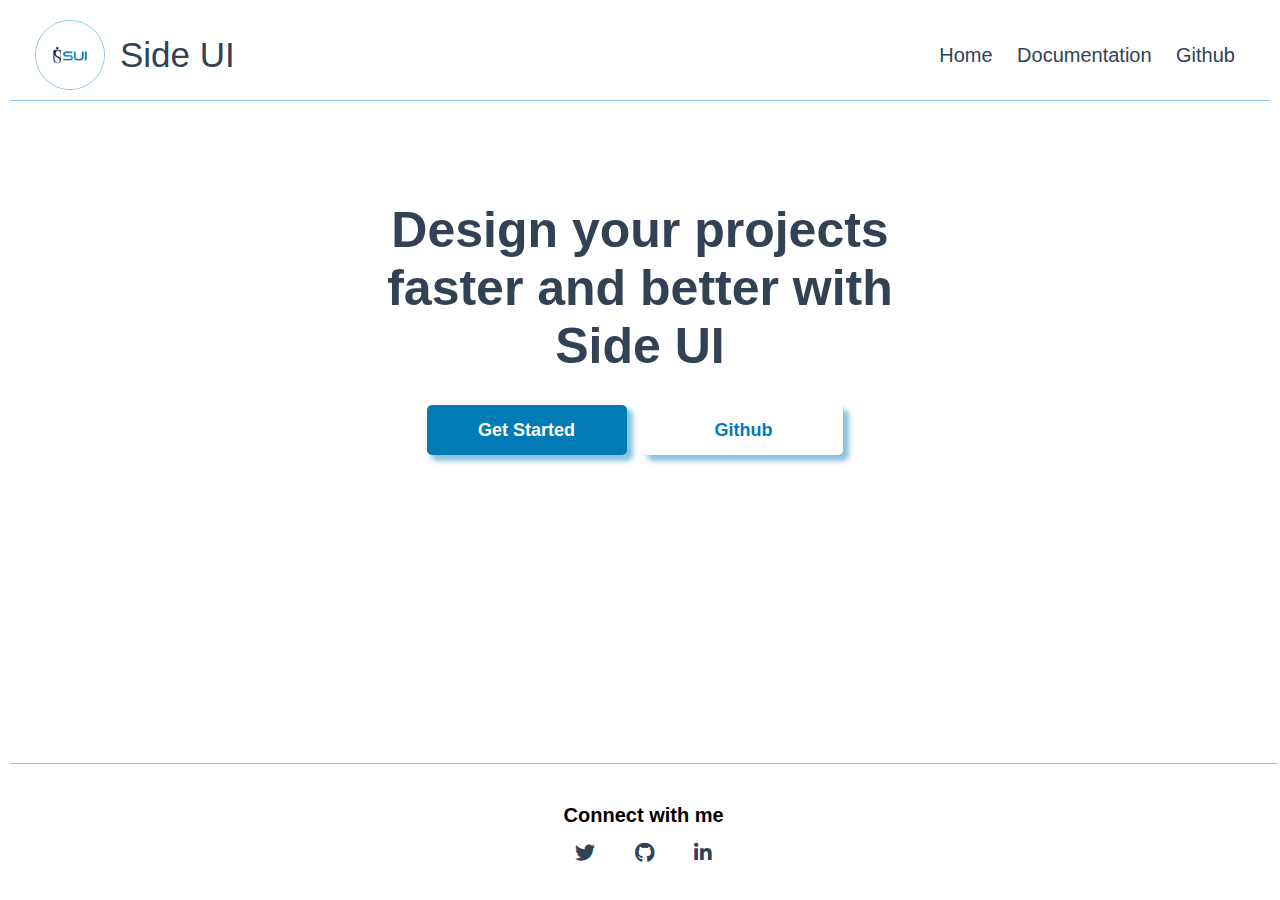
<file: index.html>
<!DOCTYPE html>
<html lang="en">
  <head>
    <meta charset="UTF-8" />
    <meta http-equiv="X-UA-Compatible" content="IE=edge" />
    <meta name="viewport" content="width=device-width, initial-scale=1.0" />
    <title>Side-UI</title>

    <!-- Favicon -->
    <link
      rel="shortcut icon"
      href="/assets//logos/favicon-16x16.png"
      sizes="16x16"
    />
    <link
      rel="shortcut icon"
      href="/assets/logos/favicon-32x32.png"
      sizes="32x32"
    />
    <link
      rel="shortcut icon"
      href="/assets/logos/apple-touch-icon.png"
      sizes="180x180"
    />

    <!-- Styles -->
    <link rel="stylesheet" href="app.css" />

    <link
      rel="stylesheet"
      href="https://cdnjs.cloudflare.com/ajax/libs/font-awesome/5.15.4/css/all.min.css"
      integrity="sha512-1ycn6IcaQQ40/MKBW2W4Rhis/DbILU74C1vSrLJxCq57o941Ym01SwNsOMqvEBFlcgUa6xLiPY/NS5R+E6ztJQ=="
      crossorigin="anonymous"
      referrerpolicy="no-referrer"
    />
  </head>

  <body>
    <div class="container">
      <header class="header px-2p5 py-1">
        <img
          class="brand-logo h-7 w-7"
          src="/assets/logos/apple-touch-icon.png"
          alt="Brand Logo"
        />
        <a class="link-brand ml-1p5 fs-3p5" href="/index.html">Side UI</a>

        <nav class="navbar">
          <ul class="list-no-bullet">
            <li class="nav-link fs-2">
              <a href="/index.html">Home</a>
            </li>
            <li class="nav-link fs-2">
              <a href="/pages/introduction.html">Documentation</a>
            </li>
            <li class="nav-link fs-2">
              <a
                href="https://github.com/SyedRashed007/Side-Library"
                target="_blank"
                >Github</a
              >
            </li>
          </ul>
        </nav>
      </header>

      <main class="main fs-2p5 text-center w-60">
        <h1>
          Design your projects faster and better with
          <span class="d-block">Side UI</span>
        </h1>

        <a href="/pages/introduction.html">
          <button
            class="btn outline-none border-none m-0p5 py-1p5 cursor-ptr fs-2 w-20 h-5 border-r-1 btn-primary-solid btn-squared btn-home"
          >
            Get Started
          </button>
        </a>

        <a href="https://github.com/SyedRashed007/Side-Library" target="_blank">
          <button
            class="btn outline-none border-none m-0p5 py-1p5 cursor-ptr fs-2 w-20 h-5 border-r-1 btn-primary-outline btn-squared btn-home"
          >
            Github
          </button>
        </a>
      </main>

      <footer
        class="footer-home justify-c-ctr align-i-ctr flex w-99 p-3 overflow-hidden"
      >
        <div class="text-center">
          <p class="fs-2 fw-bold my-1">Connect with me</p>

          <ul class="flex">
            <li class="mx-1 nav-link">
              <a
                href="https://twitter.com/SyedRasheduddin"
                class="fs-2"
                target="_blank"
              >
                <i class="fab fa-twitter"></i>
              </a>
            </li>
            <li class="mx-1 nav-link">
              <a
                href="https://github.com/SyedRashed007"
                class="fs-2"
                target="_blank"
              >
                <i class="fab fa-github"></i>
              </a>
            </li>
            <li class="mx-1 nav-link">
              <a
                href="https://www.linkedin.com/in/syed-rasheduddin/"
                target="_"
                class="fs-2 link"
              >
                <i class="fab fa-linkedin-in"></i>
              </a>
            </li>
          </ul>
        </div>
      </footer>
    </div>
  </body>
</html>
</file>
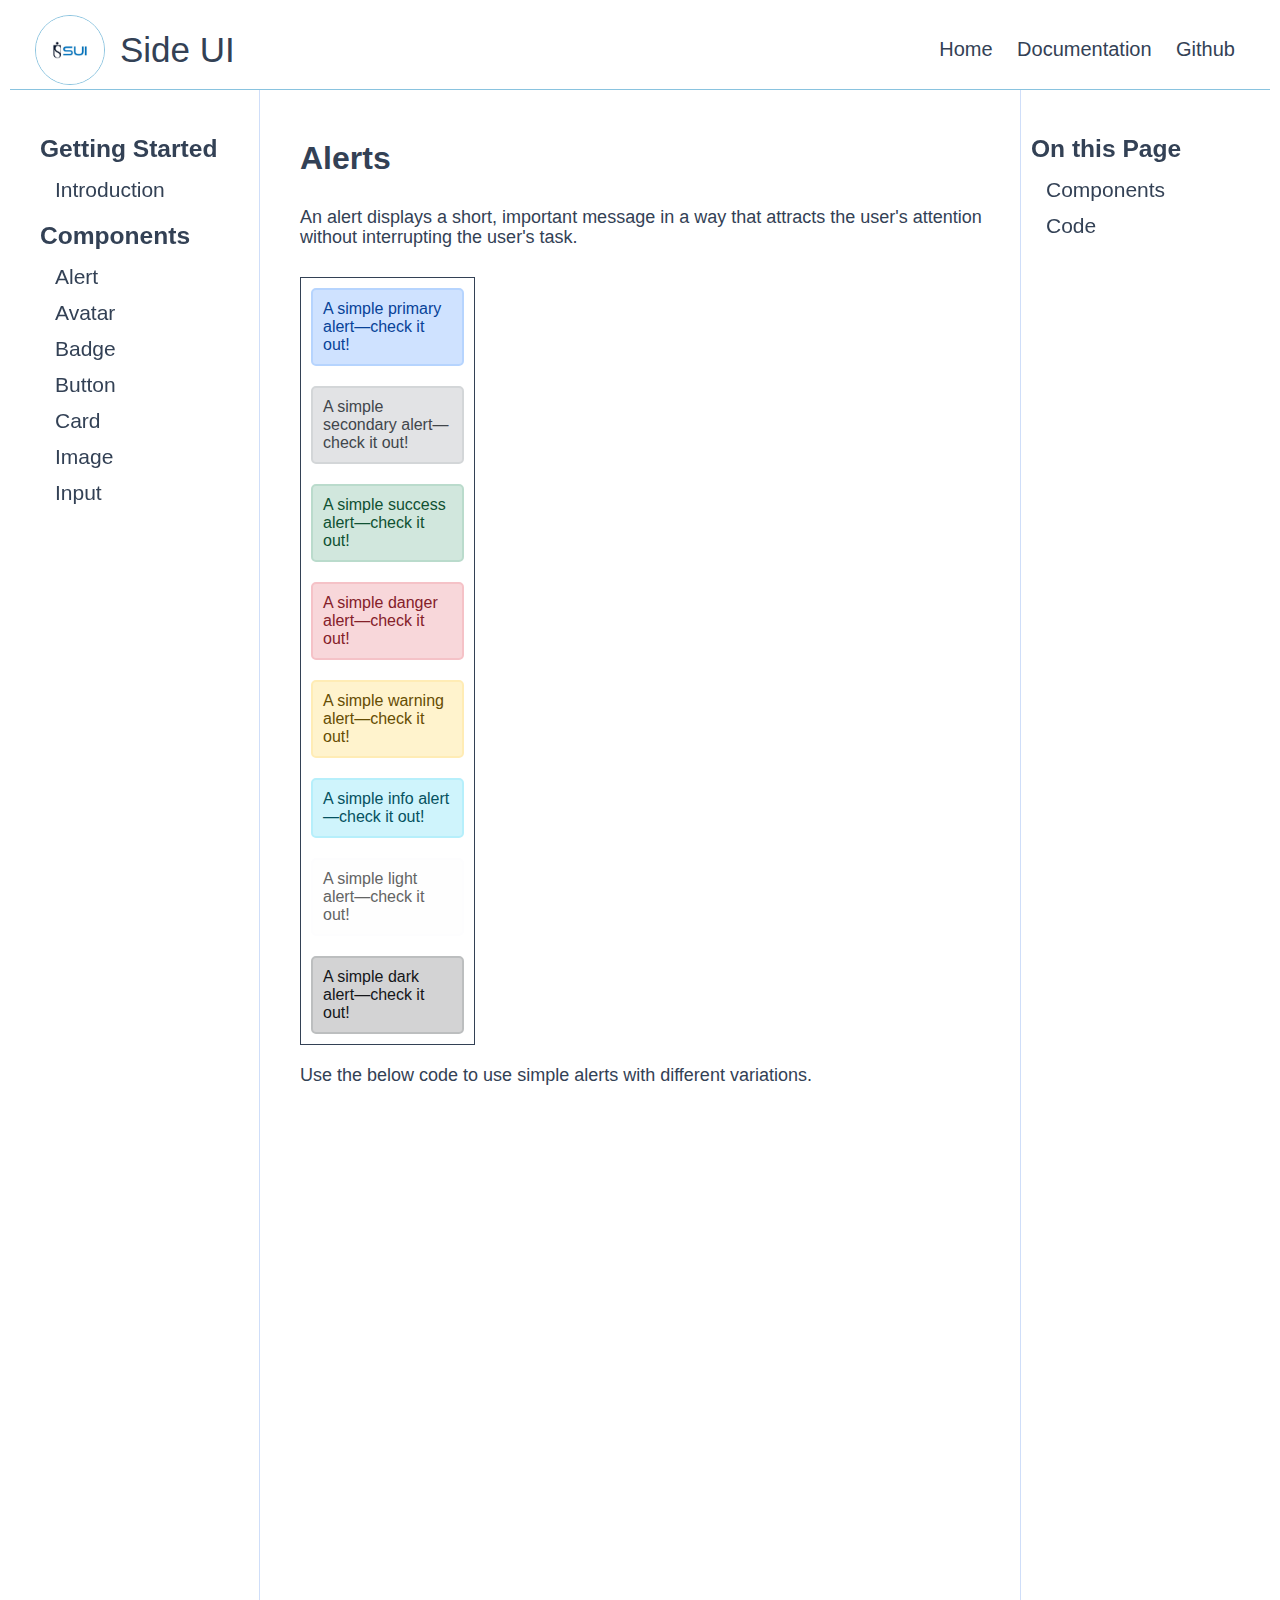
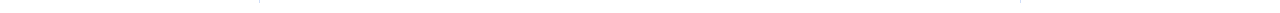
<file: pages/alert.html>
<!DOCTYPE html>
<html lang="en">
  <head>
    <meta charset="UTF-8" />
    <meta http-equiv="X-UA-Compatible" content="IE=edge" />
    <meta name="viewport" content="width=device-width, initial-scale=1.0" />
    <title>Side-UI</title>

    <!-- Favicon -->
    <link
      rel="shortcut icon"
      href="/assets//logos/favicon-16x16.png"
      sizes="16x16"
    />
    <link
      rel="shortcut icon"
      href="/assets/logos/favicon-32x32.png"
      sizes="32x32"
    />
    <link
      rel="shortcut icon"
      href="/assets/logos/apple-touch-icon.png"
      sizes="180x180"
    />

    <!-- Style -->
    <link rel="stylesheet" href="../app.css" />
  </head>
  <body>
    <div class="container introduction m-auto p-2">
      <header class="header header-introduction px-2p5">
        <img
          class="brand-logo h-7 w-7"
          src="/assets/logos/apple-touch-icon.png"
          alt="Brand Logo"
        />
        <a class="link-brand ml-1p5 fs-3p5" href="/index.html">Side UI</a>

        <nav class="navbar">
          <ul class="list-no-bullet">
            <li class="nav-link fs-2">
              <a href="/index.html">Home</a>
            </li>
            <li class="nav-link fs-2">
              <a href="#">Documentation</a>
            </li>
            <li class="nav-link fs-2">
              <a
                href="https://github.com/SyedRashed007/Library-documentation"
                target="_blank"
                >Github</a
              >
            </li>
          </ul>
        </nav>
      </header>

      <aside class="aside-left">
        <div class="aside-left-container">
          <ul class="aside-left-list mb-2">
            <h3 class="my-1p5">Getting Started</h3>
            <li class="aside-left-link">
              <a class="link link-active" href="/pages/introduction.html"
                >Introduction</a
              >
            </li>
          </ul>

          <ul class="aside-left-list mb-2">
            <h3 class="my-1p5">Components</h3>
            <li class="aside-left-link">
              <a class="link" href="/pages/alert.html">Alert</a>
            </li>
            <li class="aside-left-link">
              <a class="link" href="/pages/avatar.html">Avatar</a>
            </li>
            <li class="aside-left-link">
              <a class="link" href="/pages/badge.html">Badge</a>
            </li>
            <li class="aside-left-link">
              <a class="link" href="/pages/button.html">Button</a>
            </li>
            <li class="aside-left-link">
              <a class="link" href="/pages/card.html">Card</a>
            </li>
            <li class="aside-left-link">
              <a class="link" href="/pages/image.html">Image</a>
            </li>
            <li class="aside-left-link">
              <a class="link" href="/pages/input.html">Input</a>
            </li>
          </ul>
        </div>
      </aside>

      <main id="alert" class="main-introduction">
        <h1 class="mb-3">Alerts</h1>
        <p class="main-text">
          An alert displays a short, important message in a way that attracts
          the user's attention without interrupting the user's task.
        </p>
        <div class="alert-container p-1 mt-3">
          <div class="alert alert-primary p-1" role="alert">
            A simple primary alert—check it out!
          </div>
          <div class="alert alert-secondary p-1" role="alert">
            A simple secondary alert—check it out!
          </div>
          <div class="alert alert-success p-1" role="alert">
            A simple success alert—check it out!
          </div>
          <div class="alert alert-danger p-1" role="alert">
            A simple danger alert—check it out!
          </div>
          <div class="alert alert-warning p-1" role="alert">
            A simple warning alert—check it out!
          </div>
          <div class="alert alert-info p-1" role="alert">
            A simple info alert—check it out!
          </div>
          <div class="alert alert-light p-1" role="alert">
            A simple light alert—check it out!
          </div>
          <div class="alert alert-dark p-1" role="alert">
            A simple dark alert—check it out!
          </div>
        </div>
        <p class="main-text mt-2">
          Use the below code to use simple alerts with different variations.
        </p>
        <div id="snippet" class="code-container mt-2">
          <iframe
            src="https://carbon.now.sh/embed?bg=rgba%28255%2C255%2C255%2C1%29&t=theme%3As9hv9kln5a&wt=none&l=auto&width=680&ds=false&dsyoff=20px&dsblur=60px&wc=true&wa=true&pv=0px&ph=0px&ln=false&fl=1&fm=Hack&fs=12.5px&lh=130%25&si=false&es=2x&wm=false&code=%253Cdiv%2520class%253D%2522alert%2520alert-primary%2522%2520role%253D%2522alert%2522%253E%250A%2509A%2520simple%2520primary%2520alert%25E2%2580%2594check%2520it%2520out%21%250A%253C%252Fdiv%253E%250A%253Cdiv%2520class%253D%2522alert%2520alert-secondary%2522%2520role%253D%2522alert%2522%253E%250A%2520%2520%2520%2520A%2520simple%2520secondary%2520alert%25E2%2580%2594check%2520it%2520out%21%250A%253C%252Fdiv%253E%250A%253Cdiv%2520class%253D%2522alert%2520alert-success%2522%2520role%253D%2522alert%2522%253E%250A%2520%2520%2520%2520A%2520simple%2520success%2520alert%25E2%2580%2594check%2520it%2520out%21%250A%253C%252Fdiv%253E%250A%253Cdiv%2520class%253D%2522alert%2520alert-danger%2522%2520role%253D%2522alert%2522%253E%250A%2520%2520%2520%2520A%2520simple%2520danger%2520alert%25E2%2580%2594check%2520it%2520out%21%250A%253C%252Fdiv%253E%250A%253Cdiv%2520class%253D%2522alert%2520alert-warning%2522%2520role%253D%2522alert%2522%253E%250A%2520%2520%2520%2520A%2520simple%2520warning%2520alert%25E2%2580%2594check%2520it%2520out%21%250A%253C%252Fdiv%253E%250A%253Cdiv%2520class%253D%2522alert%2520alert-info%2522%2520role%253D%2522alert%2522%253E%250A%2509A%2520simple%2520info%2520alert%25E2%2580%2594check%2520it%2520out%21%250A%253C%252Fdiv%253E%250A%253Cdiv%2520class%253D%2522alert%2520alert-light%2522%2520role%253D%2522alert%2522%253E%250A%2520%2520%2520%2520A%2520simple%2520light%2520alert%25E2%2580%2594check%2520it%2520out%21%250A%253C%252Fdiv%253E%250A%253Cdiv%2520class%253D%2522alert%2520alert-dark%2522%2520role%253D%2522alert%2522%253E%250A%2520%2520%2520%2520A%2520simple%2520dark%2520alert%25E2%2580%2594check%2520it%2520out%21%250A%253C%252Fdiv%253E"
            style="
              width: 399px;
              height: 464px;
              border: 0;
              transform: scale(1);
              overflow: hidden;
            "
            sandbox="allow-scripts allow-same-origin"
          >
          </iframe>
        </div>
      </main>

      <aside class="aside-right">
        <div class="aside-right-container">
          <ul class="aside-right-list mb-2">
            <h3 class="my-1p5">On this Page</h3>
            <li class="aside-right-link">
              <a class="link" href="#alert">Components</a>
            </li>
            <li class="aside-right-link">
              <a class="link" href="#snippet">Code</a>
            </li>
          </ul>
        </div>
      </aside>
    </div>
  </body>
</html>
</file>
<file: app.css>
@import url("css/main.css");

html {
  font-size: 62.5%;
  scroll-behavior: smooth;
}

body {
  background: var(--white);
  font-size: 1.6rem;
}

.container {
  min-height: 100vh;
  max-width: 100%;
  padding: 1rem;
}

.link {
  color: inherit;
  position: relative;
}
.link::after {
  background: var(--grey);
  content: "";
  display: block;
  height: 1px;
  left: 50%;
  position: absolute;
  transform: width 0.3s, left 0.3s;
  width: 0;
}
.link:hover::after {
  width: 100%;
  left: 0;
}

.footer-home {
  border-top: thin solid var(--lightBlue);
  position: absolute;
  bottom: 0;
}
</file>
